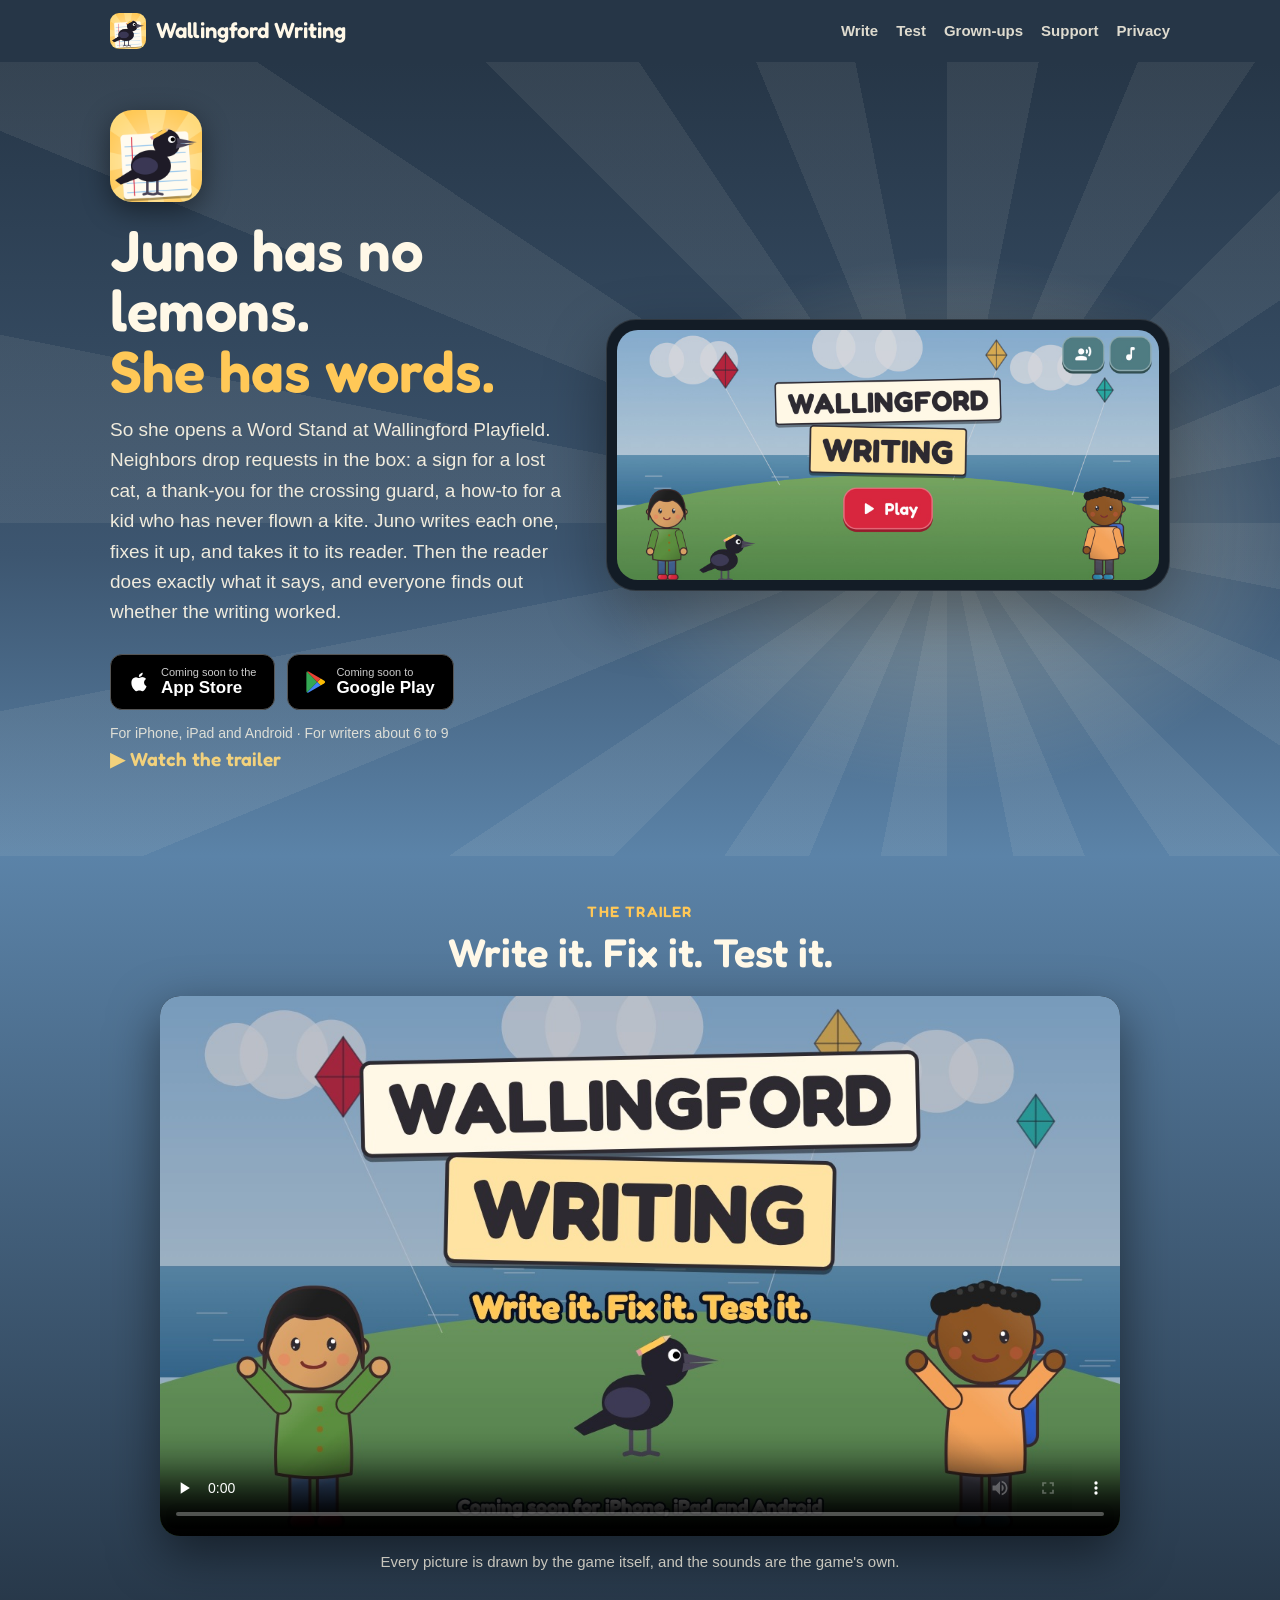
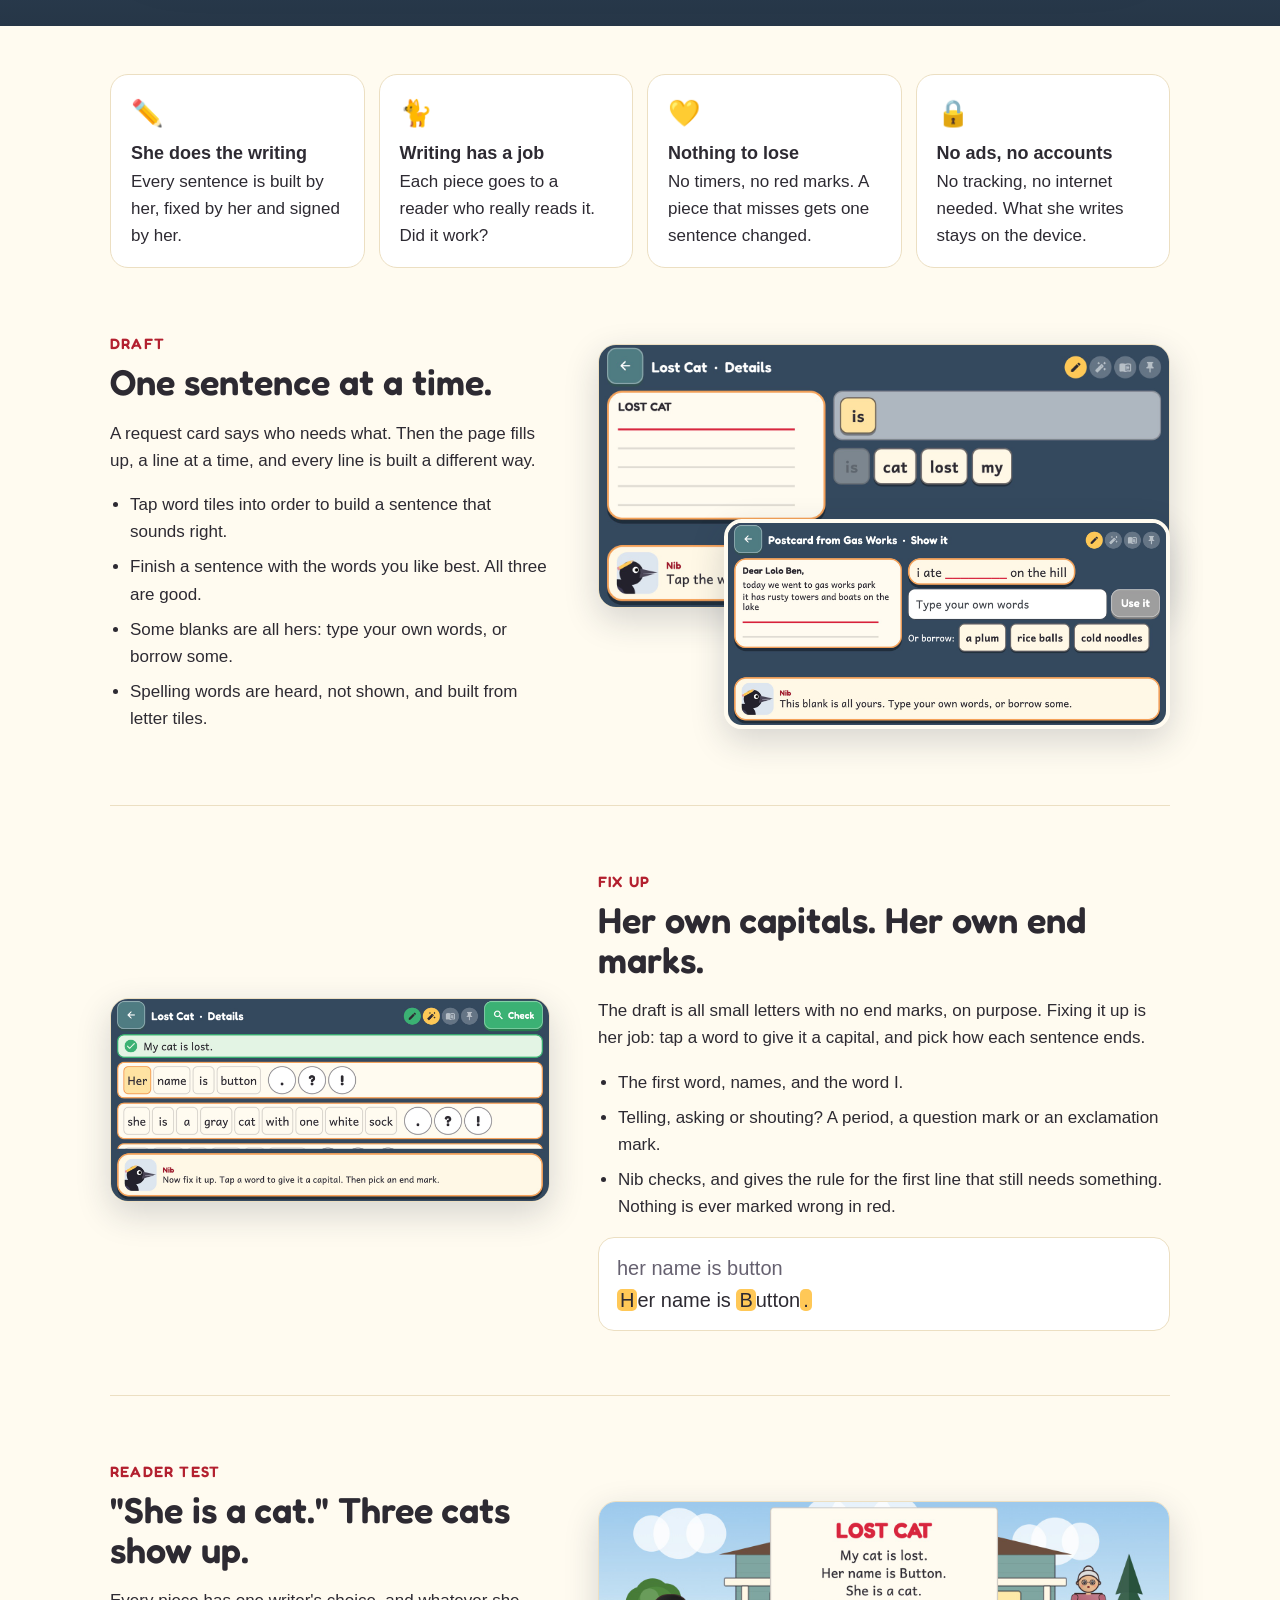
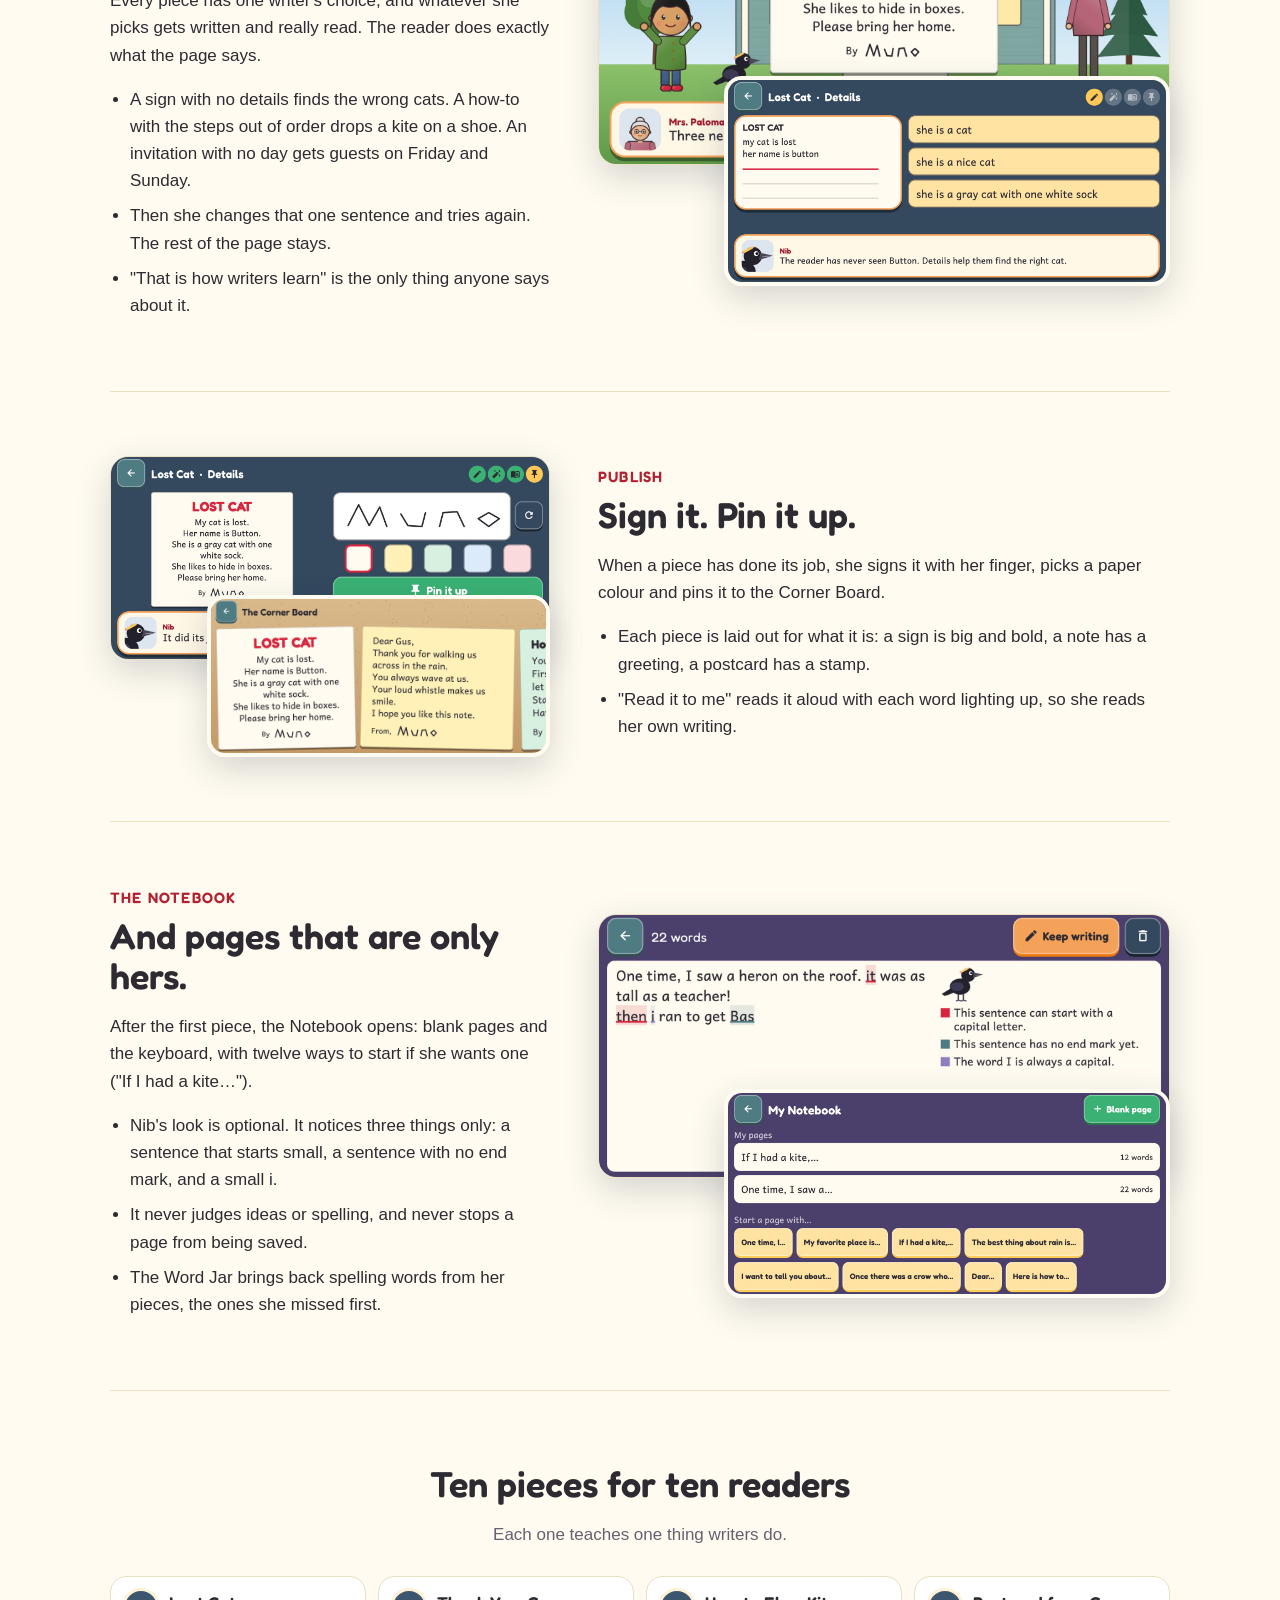
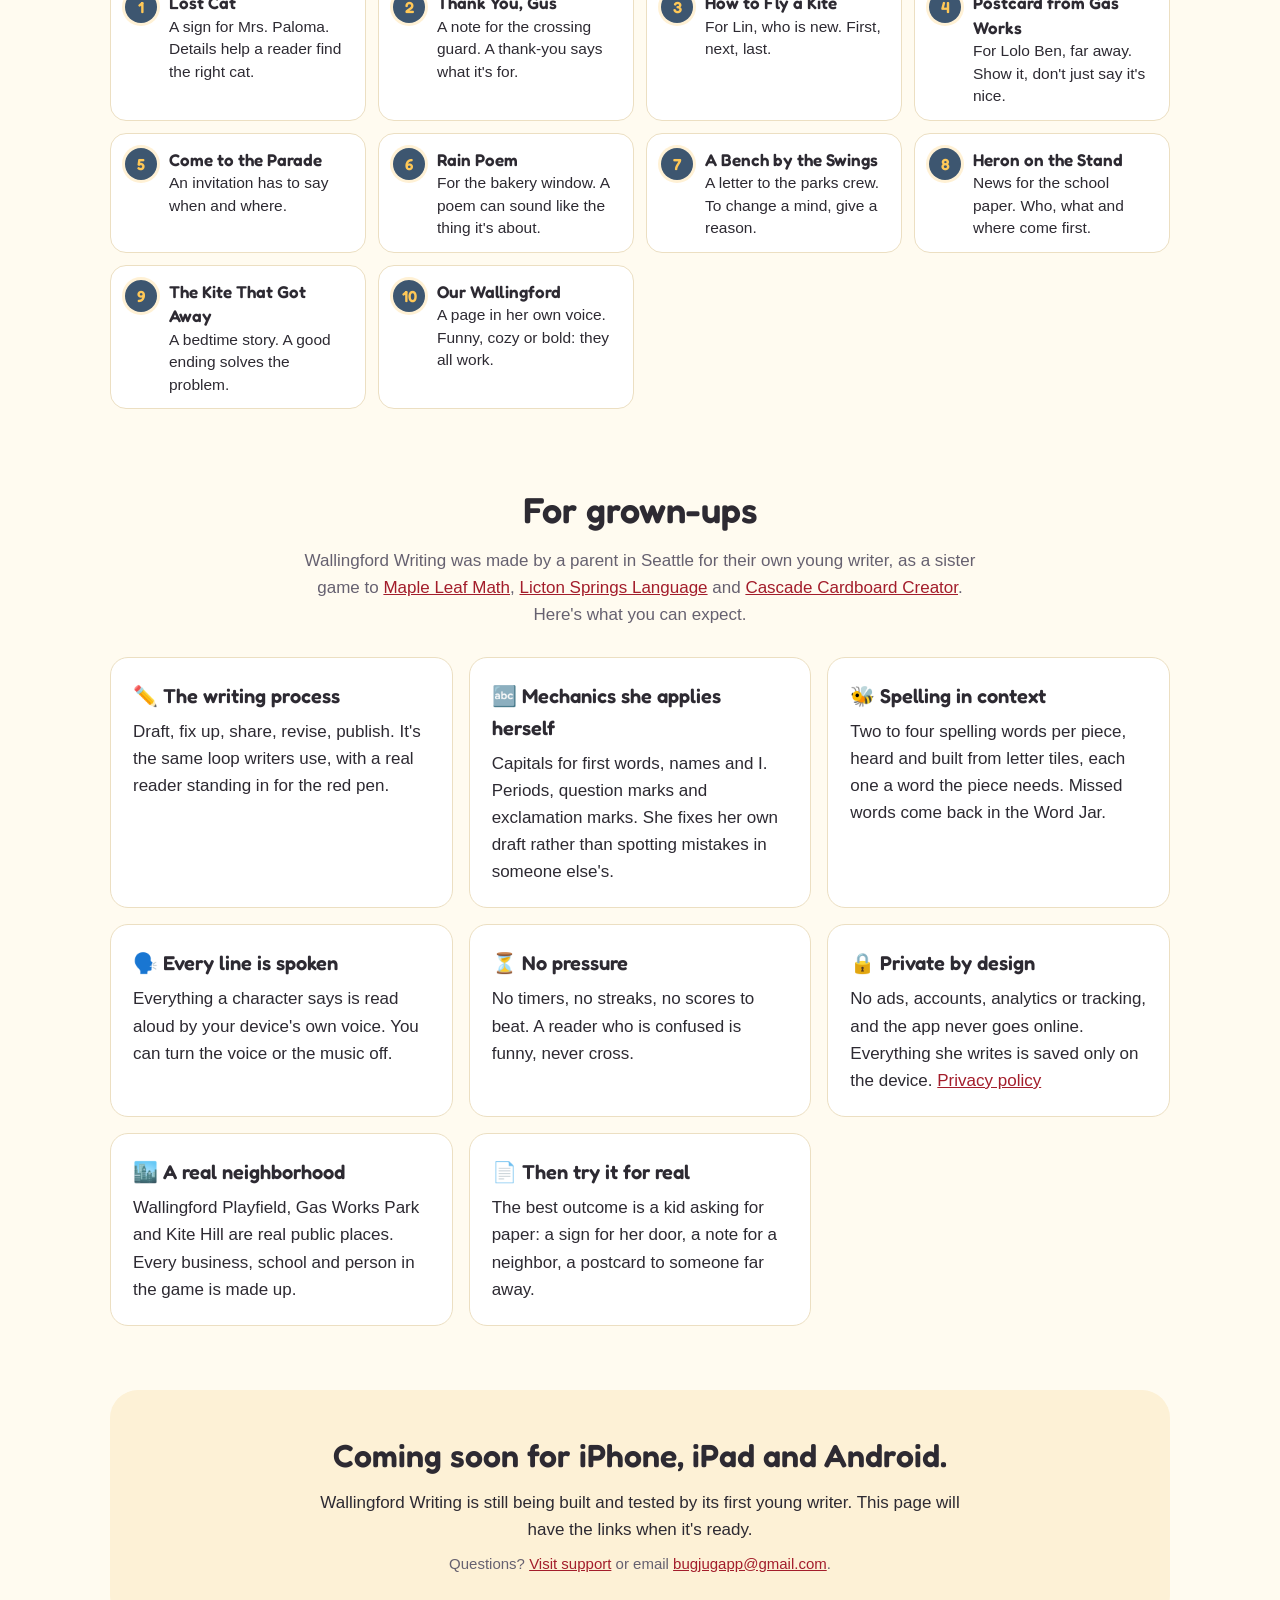
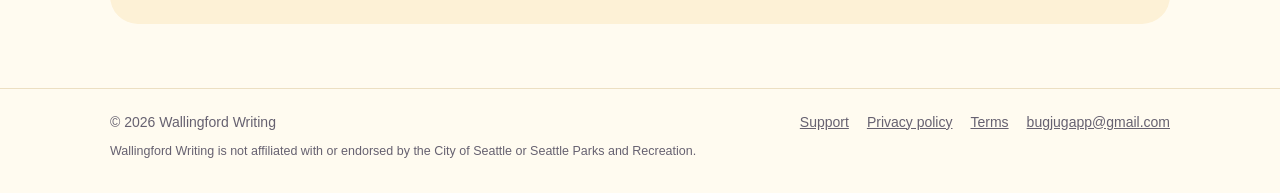
<file: index.html>
<!DOCTYPE html>
<html lang="en">
<head>
  <meta charset="utf-8">
  <meta name="viewport" content="width=device-width, initial-scale=1">
  <title>Wallingford Writing: Write It. Fix It. Test It.</title>
  <meta name="description" content="A writing game for kids about 6 to 9, set in Seattle's Wallingford neighborhood. Run a Word Stand, write a lost-cat sign, a thank-you note, a kite how-to and a rain poem, fix up your own capitals and end marks, then find out what happens when a real reader reads it. Fully voiced, no ads, no accounts, no tracking. For iPhone, iPad and Android.">
  <meta property="og:title" content="Wallingford Writing: Write It. Fix It. Test It.">
  <meta property="og:description" content="Juno has no lemons. She has words. Write real things for real readers, and see whether the writing did its job: a writing adventure with no ads and no tracking.">
  <meta property="og:image" content="https://wallingford-writing.github.io/img/og.jpg">
  <meta property="og:url" content="https://wallingford-writing.github.io/">
  <meta name="twitter:card" content="summary_large_image">
  <meta name="theme-color" content="#263647">
  <link rel="icon" href="favicon.png">
  <link rel="apple-touch-icon" href="apple-touch-icon.png">
  <link rel="stylesheet" href="style.css">
</head>
<body>
<header class="bar">
  <div class="wrap">
    <a class="brand" href="./"><img src="img/icon.png" alt="">Wallingford Writing</a>
    <nav>
      <a class="wide" href="#write">Write</a>
      <a class="wide" href="#test">Test</a>
      <a class="wide" href="#grownups">Grown-ups</a>
      <a href="support.html">Support</a>
      <a href="privacy.html">Privacy</a>
    </nav>
  </div>
</header>

<section class="hero">
  <div class="wrap">
    <div>
      <img class="hero-icon" src="img/icon.png" alt="Wallingford Writing app icon: Nib the crow, a pencil tucked behind his head, standing on a sheet of lined paper">
      <h1>Juno has no lemons.<br><em>She has words.</em></h1>
      <p>So she opens a Word Stand at Wallingford Playfield. Neighbors drop requests in the box: a
        sign for a lost cat, a thank-you for the crossing guard, a how-to for a kid who has never
        flown a kite. Juno writes each one, fixes it up, and takes it to its reader. Then the
        reader does exactly what it says, and everyone finds out whether the writing worked.</p>
      <div class="cta">
        <span class="badge" aria-label="Coming soon to the App Store">
          <svg width="22" height="22" viewBox="0 0 24 24" aria-hidden="true"><path fill="currentColor" d="M16.4 12.6c0-2.6 2.1-3.8 2.2-3.9-1.2-1.8-3.1-2-3.7-2-1.6-.2-3.1.9-3.9.9-.8 0-2-.9-3.3-.9-1.7 0-3.3 1-4.2 2.5-1.8 3.1-.5 7.7 1.3 10.2.9 1.2 1.9 2.6 3.2 2.6 1.3-.1 1.8-.8 3.3-.8 1.6 0 2 .8 3.3.8 1.4 0 2.3-1.3 3.1-2.5 1-1.4 1.4-2.8 1.4-2.9 0 0-2.7-1-2.7-4zM13.9 5c.7-.9 1.2-2 1-3.2-1 0-2.3.7-3 1.6-.7.8-1.2 2-1.1 3.1 1.2.1 2.3-.6 3.1-1.5z"/></svg>
          <span><small>Coming soon to the</small>App Store</span>
        </span>
        <span class="badge" aria-label="Coming soon to Google Play">
          <svg width="20" height="22" viewBox="0 0 20 22" aria-hidden="true"><path fill="#34a853" d="M1 .6 11.3 11 1 21.4c-.4-.2-.6-.6-.6-1.1V1.7C.4 1.2.6.8 1 .6z"/><path fill="#fbbc04" d="m14.7 7.6 3.6 2.1c1 .6 1 2 0 2.6l-3.6 2.1-3.4-3.4z"/><path fill="#4285f4" d="M11.3 11 14.7 14.4 2.5 21.4c-.5.3-1 .3-1.5 0z"/><path fill="#ea4335" d="M1 .6c.5-.3 1-.3 1.5 0l12.2 7-3.4 3.4z"/></svg>
          <span><small>Coming soon to</small>Google Play</span>
        </span>
        <span class="note">For iPhone, iPad and Android · For writers about 6 to 9</span>
      </div>
      <p class="watch"><a href="#trailer">▶ Watch the trailer</a></p>
    </div>
    <div class="device"><img src="img/title.jpg" alt="The title screen: Juno, Bas and Nib the crow on Kite Hill, with kites in the sky and a Play button"></div>
  </div>
</section>

<section class="trailer" id="trailer" aria-labelledby="trailer-title">
  <div class="wrap">
    <p class="kicker">The trailer</p>
    <h2 id="trailer-title">Write it. Fix it. Test it.</h2>
    <video controls playsinline preload="none" poster="video/trailer-poster.jpg" width="1280" height="720"
      aria-label="A 42-second Wallingford Writing trailer: Juno and Bas open a Word Stand with Nib the crow on its roof. Mrs. Paloma asks for a sign because her cat is lost. Word tiles fly into place to build two sentences, capitals and end marks are fixed, and the sign goes up saying 'She is a cat', which brings three wrong cats. Juno crosses out that sentence and writes 'She is a gray cat with one white sock', and the right cat, Button, comes home. Then more kinds of writing appear on Kite Hill, six pages are pinned to the Corner Board, and the logo lands.">
      <source src="video/trailer.mp4" type="video/mp4">
    </video>
    <p class="trailer-note">Every picture is drawn by the game itself, and the sounds are the game's own.</p>
  </div>
</section>

<main class="wrap">
  <ul class="pills">
    <li><span class="e">✏️</span><strong>She does the writing</strong>Every sentence is built by her, fixed by her and signed by her.</li>
    <li><span class="e">🐈</span><strong>Writing has a job</strong>Each piece goes to a reader who really reads it. Did it work?</li>
    <li><span class="e">💛</span><strong>Nothing to lose</strong>No timers, no red marks. A piece that misses gets one sentence changed.</li>
    <li><span class="e">🔒</span><strong>No ads, no accounts</strong>No tracking, no internet needed. What she writes stays on the device.</li>
  </ul>

  <div class="feature" id="write">
    <div>
      <p class="kicker">Draft</p>
      <h2>One sentence at a time.</h2>
      <p>A request card says who needs what. Then the page fills up, a line at a time, and every
        line is built a different way.</p>
      <ul>
        <li>Tap word tiles into order to build a sentence that sounds right.</li>
        <li>Finish a sentence with the words you like best. All three are good.</li>
        <li>Some blanks are all hers: type your own words, or borrow some.</li>
        <li>Spelling words are heard, not shown, and built from letter tiles.</li>
      </ul>
    </div>
    <figure>
      <img class="shot" src="img/order.jpg" alt="Drafting the lost-cat sign: the word 'is' placed on the line, with tiles for 'cat', 'lost' and 'my' waiting, and Nib saying 'Tap the words in order to build your sentence'" loading="lazy">
      <img class="shot small" src="img/own.jpg" alt="Writing a postcard: the sentence 'i ate blank on the hill' with a box to type your own words, and three to borrow: a plum, rice balls, cold noodles" loading="lazy">
    </figure>
  </div>

  <div class="feature flip">
    <div>
      <p class="kicker">Fix up</p>
      <h2>Her own capitals. Her own end marks.</h2>
      <p>The draft is all small letters with no end marks, on purpose. Fixing it up is her job: tap
        a word to give it a capital, and pick how each sentence ends.</p>
      <ul>
        <li>The first word, names, and the word I.</li>
        <li>Telling, asking or shouting? A period, a question mark or an exclamation mark.</li>
        <li>Nib checks, and gives the rule for the first line that still needs something. Nothing
          is ever marked wrong in red.</li>
      </ul>
      <p class="fixdemo"><span class="before">her name is button</span>
        <span class="after"><mark>H</mark>er name is <mark>B</mark>utton<mark>.</mark></span></p>
    </div>
    <figure>
      <img class="shot" src="img/fix.jpg" alt="Fixing up the sign: 'My cat is lost.' is checked off in green, and 'her name is button' has tappable words and three end marks to choose from" loading="lazy">
    </figure>
  </div>

  <div class="feature" id="test">
    <div>
      <p class="kicker">Reader test</p>
      <h2>"She is a cat." Three cats show up.</h2>
      <p>Every piece has one writer's choice, and whatever she picks gets written and really read.
        The reader does exactly what the page says.</p>
      <ul>
        <li>A sign with no details finds the wrong cats. A how-to with the steps out of order
          drops a kite on a shoe. An invitation with no day gets guests on Friday and Sunday.</li>
        <li>Then she changes that one sentence and tries again. The rest of the page stays.</li>
        <li>"That is how writers learn" is the only thing anyone says about it.</li>
      </ul>
    </div>
    <figure>
      <img class="shot" src="img/reader-cats.jpg" alt="The reader test on Mrs. Paloma's porch: the lost-cat sign says 'She is a cat', and Mrs. Paloma says three neighbors came by with three different cats" loading="lazy">
      <img class="shot small" src="img/choice.jpg" alt="The writer's choice for the sign: 'she is a cat', 'she is a nice cat' or 'she is a gray cat with one white sock'" loading="lazy">
    </figure>
  </div>

  <div class="feature flip">
    <div>
      <p class="kicker">Publish</p>
      <h2>Sign it. Pin it up.</h2>
      <p>When a piece has done its job, she signs it with her finger, picks a paper colour and
        pins it to the Corner Board.</p>
      <ul>
        <li>Each piece is laid out for what it is: a sign is big and bold, a note has a greeting,
          a postcard has a stamp.</li>
        <li>"Read it to me" reads it aloud with each word lighting up, so she reads her own
          writing.</li>
      </ul>
    </div>
    <figure>
      <img class="shot" src="img/publish.jpg" alt="Publishing the finished sign: the page on the left, a box to sign with a finger, five paper colours and a Pin it up button" loading="lazy">
      <img class="shot small" src="img/board.jpg" alt="The Corner Board: the lost-cat sign and the thank-you note to Gus pinned to a cork board, each signed" loading="lazy">
    </figure>
  </div>

  <div class="feature">
    <div>
      <p class="kicker">The Notebook</p>
      <h2>And pages that are only hers.</h2>
      <p>After the first piece, the Notebook opens: blank pages and the keyboard, with twelve ways
        to start if she wants one ("If I had a kite…").</p>
      <ul>
        <li>Nib's look is optional. It notices three things only: a sentence that starts small, a
          sentence with no end mark, and a small i.</li>
        <li>It never judges ideas or spelling, and never stops a page from being saved.</li>
        <li>The Word Jar brings back spelling words from her pieces, the ones she missed first.</li>
      </ul>
    </div>
    <figure>
      <img class="shot" src="img/look.jpg" alt="Nib's look at a Notebook page: the words 'it', 'then', 'i' and 'Bas' are underlined, with three plain rules beside them" loading="lazy">
      <img class="shot small" src="img/notebook.jpg" alt="The Notebook: two saved pages and a row of starters such as 'One time, I' and 'My favorite place is'" loading="lazy">
    </figure>
  </div>

  <section class="chapters" id="pieces">
    <h2>Ten pieces for ten readers</h2>
    <p>Each one teaches one thing writers do.</p>
    <ol>
      <li><strong>Lost Cat</strong>A sign for Mrs. Paloma. Details help a reader find the right cat.</li>
      <li><strong>Thank You, Gus</strong>A note for the crossing guard. A thank-you says what it's for.</li>
      <li><strong>How to Fly a Kite</strong>For Lin, who is new. First, next, last.</li>
      <li><strong>Postcard from Gas Works</strong>For Lolo Ben, far away. Show it, don't just say it's nice.</li>
      <li><strong>Come to the Parade</strong>An invitation has to say when and where.</li>
      <li><strong>Rain Poem</strong>For the bakery window. A poem can sound like the thing it's about.</li>
      <li><strong>A Bench by the Swings</strong>A letter to the parks crew. To change a mind, give a reason.</li>
      <li><strong>Heron on the Stand</strong>News for the school paper. Who, what and where come first.</li>
      <li><strong>The Kite That Got Away</strong>A bedtime story. A good ending solves the problem.</li>
      <li><strong>Our Wallingford</strong>A page in her own voice. Funny, cozy or bold: they all work.</li>
    </ol>
  </section>

  <section class="grownups" id="grownups">
    <h2>For grown-ups</h2>
    <p>Wallingford Writing was made by a parent in Seattle for their own young writer, as a sister
      game to <a href="https://mapleleafmath.github.io/">Maple Leaf Math</a>,
      <a href="https://lictonspringslanguage.github.io/">Licton Springs Language</a> and
      <a href="https://cascadecardboardcreator.github.io/">Cascade Cardboard Creator</a>. Here's
      what you can expect.</p>
    <div class="cards">
      <div class="card">
        <h3>✏️ The writing process</h3>
        <p>Draft, fix up, share, revise, publish. It's the same loop writers use, with a real
          reader standing in for the red pen.</p>
      </div>
      <div class="card">
        <h3>🔤 Mechanics she applies herself</h3>
        <p>Capitals for first words, names and I. Periods, question marks and exclamation marks.
          She fixes her own draft rather than spotting mistakes in someone else's.</p>
      </div>
      <div class="card">
        <h3>🐝 Spelling in context</h3>
        <p>Two to four spelling words per piece, heard and built from letter tiles, each one a
          word the piece needs. Missed words come back in the Word Jar.</p>
      </div>
      <div class="card">
        <h3>🗣️ Every line is spoken</h3>
        <p>Everything a character says is read aloud by your device's own voice. You can turn the
          voice or the music off.</p>
      </div>
      <div class="card">
        <h3>⏳ No pressure</h3>
        <p>No timers, no streaks, no scores to beat. A reader who is confused is funny, never
          cross.</p>
      </div>
      <div class="card">
        <h3>🔒 Private by design</h3>
        <p>No ads, accounts, analytics or tracking, and the app never goes online. Everything she
          writes is saved only on the device. <a href="privacy.html">Privacy policy</a></p>
      </div>
      <div class="card">
        <h3>🏙️ A real neighborhood</h3>
        <p>Wallingford Playfield, Gas Works Park and Kite Hill are real public places. Every
          business, school and person in the game is made up.</p>
      </div>
      <div class="card">
        <h3>📄 Then try it for real</h3>
        <p>The best outcome is a kid asking for paper: a sign for her door, a note for a
          neighbor, a postcard to someone far away.</p>
      </div>
    </div>
  </section>

  <div class="closing">
    <h2>Coming soon for iPhone, iPad and Android.</h2>
    <p>Wallingford Writing is still being built and tested by its first young writer. This page
      will have the links when it's ready.</p>
    <p class="meta">Questions? <a href="support.html">Visit support</a> or email
      <a href="mailto:bugjugapp@gmail.com">bugjugapp@gmail.com</a>.</p>
  </div>
</main>

<footer>
  <div class="wrap">
    <span>© 2026 Wallingford Writing</span>
    <nav>
      <a href="support.html">Support</a>
      <a href="privacy.html">Privacy policy</a>
      <a href="support.html#terms">Terms</a>
      <a href="mailto:bugjugapp@gmail.com">bugjugapp@gmail.com</a>
    </nav>
    <span class="fine">Wallingford Writing is not affiliated with or endorsed by the City of
      Seattle or Seattle Parks and Recreation.</span>
  </div>
</footer>
</body>
</html>
</file>
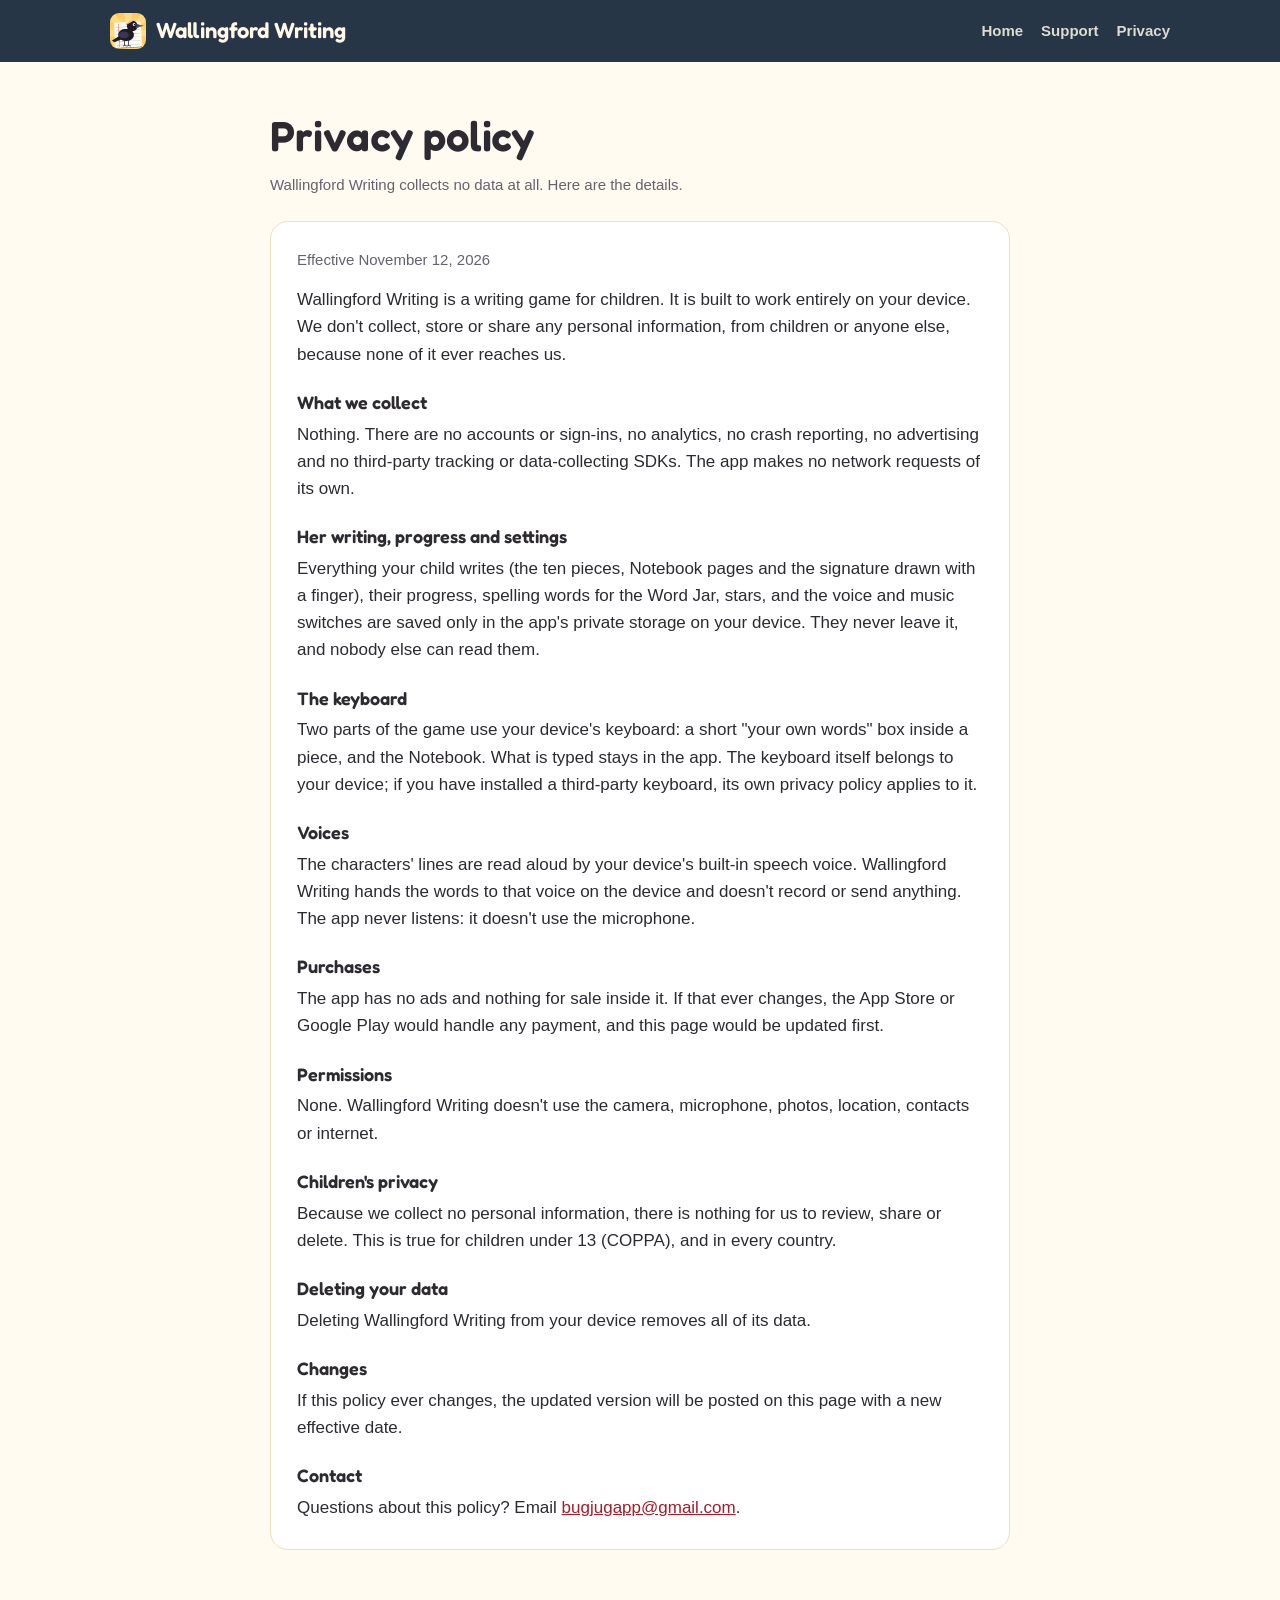
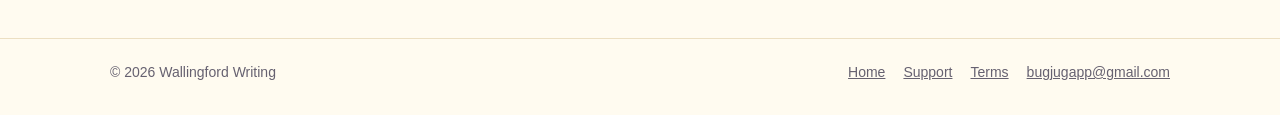
<file: privacy.html>
<!DOCTYPE html>
<html lang="en">
<head>
  <meta charset="utf-8">
  <meta name="viewport" content="width=device-width, initial-scale=1">
  <title>Wallingford Writing Privacy Policy</title>
  <meta name="description" content="Wallingford Writing's privacy policy: no data collected, no accounts, no ads, no tracking. The app never goes online and progress stays on your device.">
  <meta name="theme-color" content="#263647">
  <link rel="icon" href="favicon.png">
  <link rel="apple-touch-icon" href="apple-touch-icon.png">
  <link rel="stylesheet" href="style.css">
</head>
<body>
<header class="bar">
  <div class="wrap">
    <a class="brand" href="./"><img src="img/icon.png" alt="">Wallingford Writing</a>
    <nav>
      <a class="wide" href="./">Home</a>
      <a href="support.html">Support</a>
      <a href="privacy.html">Privacy</a>
    </nav>
  </div>
</header>
<main class="doc">
  <h1>Privacy policy</h1>
  <p class="meta">Wallingford Writing collects no data at all. Here are the details.</p>

  <section id="privacy">
    <p class="meta">Effective November 12, 2026</p>
    <p>Wallingford Writing is a writing game for children. It is built to work
      entirely on your device. We don't collect, store or share any personal information, from
      children or anyone else, because none of it ever reaches us.</p>

    <h3>What we collect</h3>
    <p>Nothing. There are no accounts or sign-ins, no analytics, no crash reporting, no advertising
      and no third-party tracking or data-collecting SDKs. The app makes no network requests of its own.</p>

    <h3>Her writing, progress and settings</h3>
    <p>Everything your child writes (the ten pieces, Notebook pages and the signature drawn with a
      finger), their progress, spelling words for the Word Jar, stars, and the voice and music
      switches are saved only in the app's private storage on your device. They never leave it,
      and nobody else can read them.</p>

    <h3>The keyboard</h3>
    <p>Two parts of the game use your device's keyboard: a short "your own words" box inside a
      piece, and the Notebook. What is typed stays in the app. The keyboard itself belongs to your
      device; if you have installed a third-party keyboard, its own privacy policy applies to it.</p>

    <h3>Voices</h3>
    <p>The characters' lines are read aloud by your device's built-in speech voice. Wallingford Writing hands the words to that voice on the device and doesn't record or send
      anything. The app never listens: it doesn't use the microphone.</p>

    <h3>Purchases</h3>
    <p>The app has no ads and nothing for sale inside it. If that ever changes, the App Store or
      Google Play would handle any payment, and this page would be updated first.</p>

    <h3>Permissions</h3>
    <p>None. Wallingford Writing doesn't use the camera, microphone, photos, location,
      contacts or internet.</p>

    <h3>Children's privacy</h3>
    <p>Because we collect no personal information, there is nothing for us to review, share or
      delete. This is true for children under 13 (COPPA), and in every country.</p>

    <h3>Deleting your data</h3>
    <p>Deleting Wallingford Writing from your device removes all of its data.</p>

    <h3>Changes</h3>
    <p>If this policy ever changes, the updated version will be posted on this page with a new
      effective date.</p>

    <h3>Contact</h3>
    <p>Questions about this policy? Email <a href="mailto:bugjugapp@gmail.com">bugjugapp@gmail.com</a>.</p>
  </section>
</main>
<footer>
  <div class="wrap">
    <span>© 2026 Wallingford Writing</span>
    <nav>
      <a href="./">Home</a>
      <a href="support.html">Support</a>
      <a href="support.html#terms">Terms</a>
      <a href="mailto:bugjugapp@gmail.com">bugjugapp@gmail.com</a>
    </nav>
  </div>
</footer>
</body>
</html>
</file>
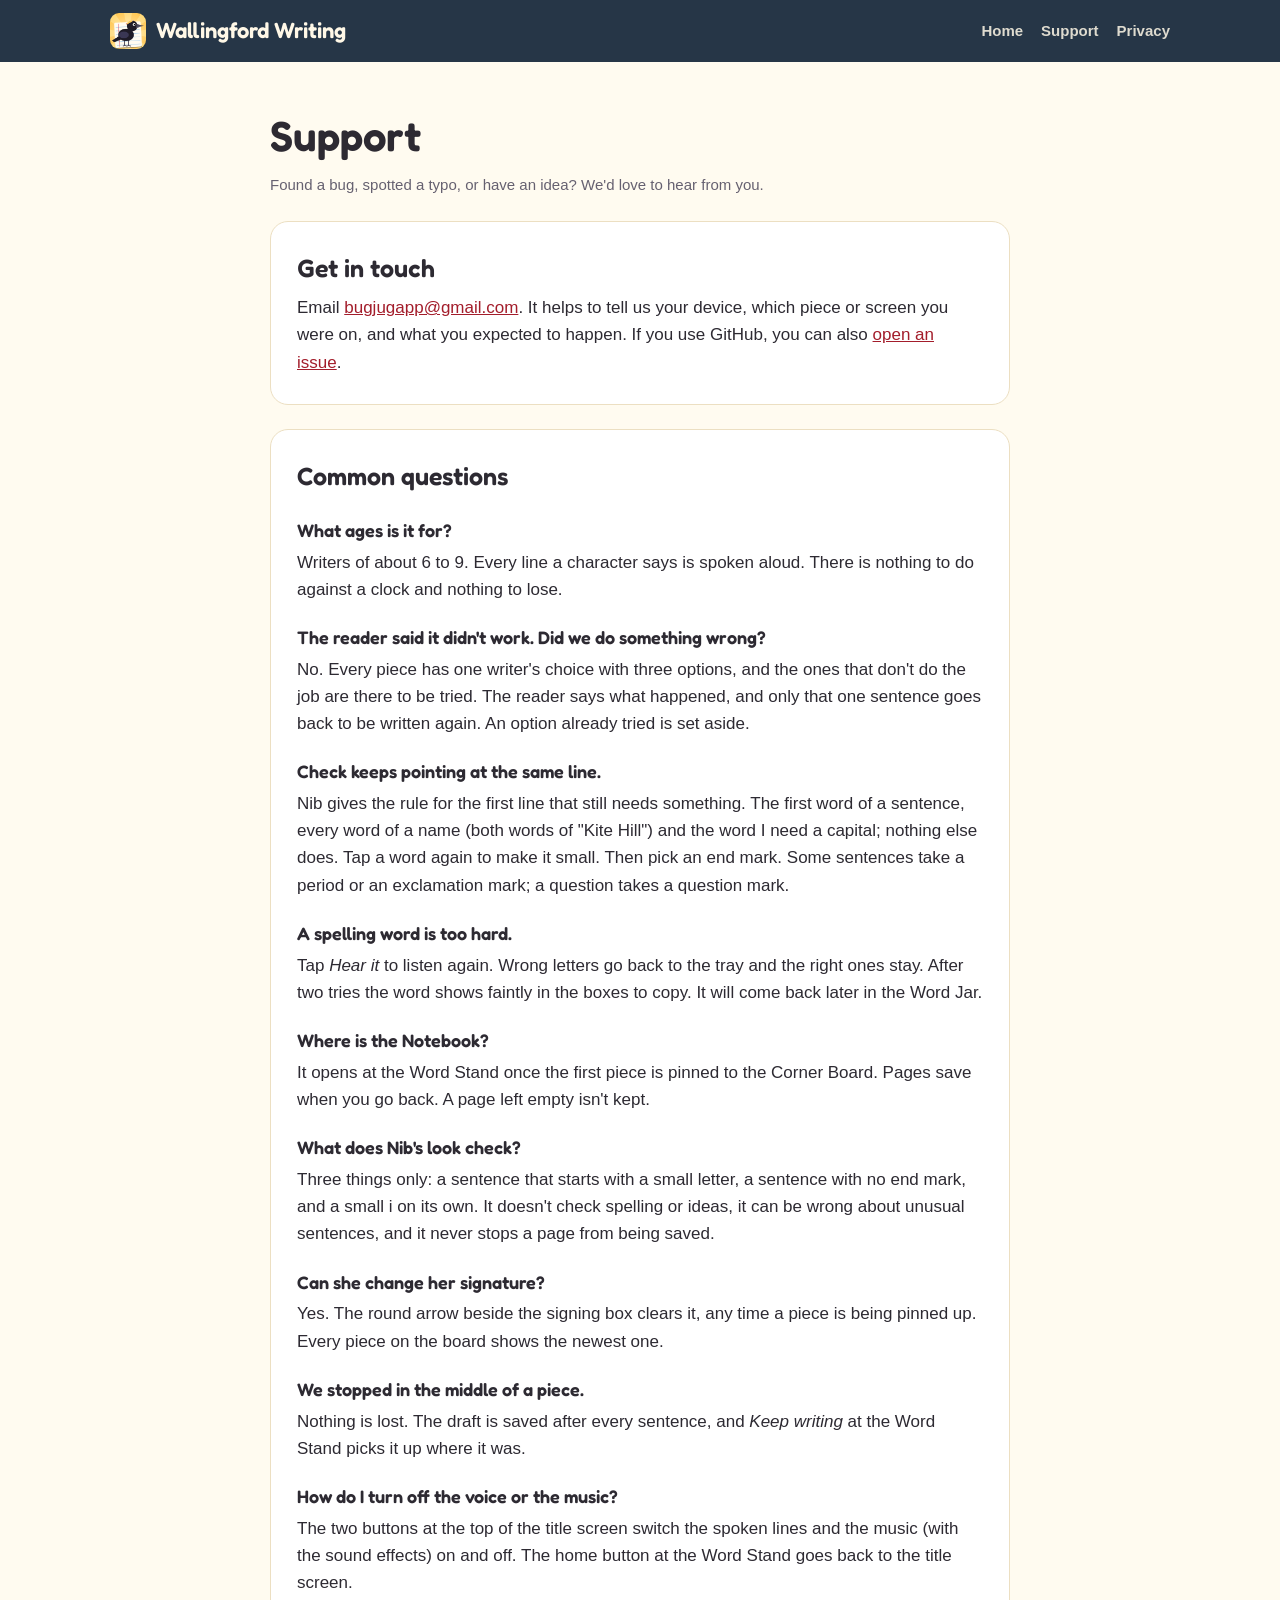
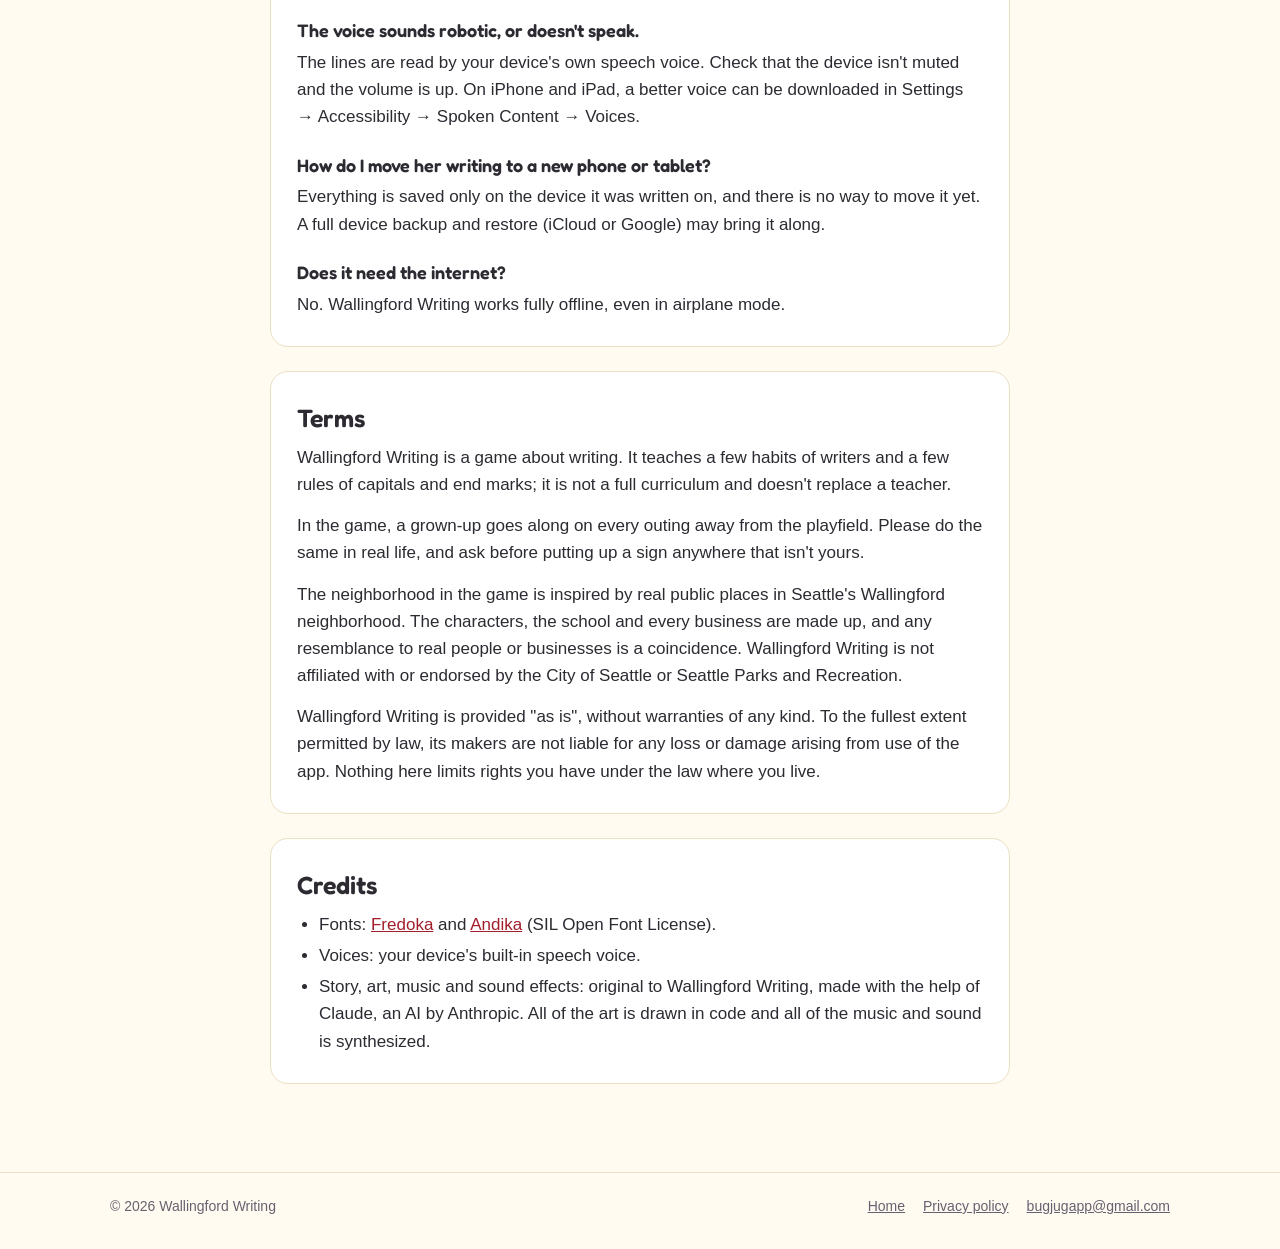
<file: support.html>
<!DOCTYPE html>
<html lang="en">
<head>
  <meta charset="utf-8">
  <meta name="viewport" content="width=device-width, initial-scale=1">
  <title>Wallingford Writing Support</title>
  <meta name="description" content="Help with Wallingford Writing: reader tests, fixing up, spelling, the Notebook, sound, and how to reach us.">
  <meta name="theme-color" content="#263647">
  <link rel="icon" href="favicon.png">
  <link rel="apple-touch-icon" href="apple-touch-icon.png">
  <link rel="stylesheet" href="style.css">
</head>
<body>
<header class="bar">
  <div class="wrap">
    <a class="brand" href="./"><img src="img/icon.png" alt="">Wallingford Writing</a>
    <nav>
      <a class="wide" href="./">Home</a>
      <a href="support.html">Support</a>
      <a href="privacy.html">Privacy</a>
    </nav>
  </div>
</header>
<main class="doc">
  <h1>Support</h1>
  <p class="meta">Found a bug, spotted a typo, or have an idea? We'd love to hear from you.</p>

  <section id="contact">
    <h2>Get in touch</h2>
    <p>Email <a href="mailto:bugjugapp@gmail.com">bugjugapp@gmail.com</a>. It helps to tell us your
      device, which piece or screen you were on, and what you expected to happen. If you use GitHub,
      you can also <a href="https://github.com/Wallingford-Writing/wallingford-writing.github.io/issues/new">open an issue</a>.</p>
  </section>

  <section id="faq">
    <h2>Common questions</h2>

    <h3>What ages is it for?</h3>
    <p>Writers of about 6 to 9. Every line a character says is spoken aloud. There is nothing to
      do against a clock and nothing to lose.</p>

    <h3>The reader said it didn't work. Did we do something wrong?</h3>
    <p>No. Every piece has one writer's choice with three options, and the ones that don't do the
      job are there to be tried. The reader says what happened, and only that one sentence goes
      back to be written again. An option already tried is set aside.</p>

    <h3>Check keeps pointing at the same line.</h3>
    <p>Nib gives the rule for the first line that still needs something. The first word of a
      sentence, every word of a name (both words of "Kite Hill") and the word I need a capital;
      nothing else does. Tap a word again to make it small. Then pick an end mark. Some sentences
      take a period or an exclamation mark; a question takes a question mark.</p>

    <h3>A spelling word is too hard.</h3>
    <p>Tap <em>Hear it</em> to listen again. Wrong letters go back to the tray and the right ones
      stay. After two tries the word shows faintly in the boxes to copy. It will come back later in
      the Word Jar.</p>

    <h3>Where is the Notebook?</h3>
    <p>It opens at the Word Stand once the first piece is pinned to the Corner Board. Pages save
      when you go back. A page left empty isn't kept.</p>

    <h3>What does Nib's look check?</h3>
    <p>Three things only: a sentence that starts with a small letter, a sentence with no end mark,
      and a small i on its own. It doesn't check spelling or ideas, it can be wrong about unusual
      sentences, and it never stops a page from being saved.</p>

    <h3>Can she change her signature?</h3>
    <p>Yes. The round arrow beside the signing box clears it, any time a piece is being pinned up.
      Every piece on the board shows the newest one.</p>

    <h3>We stopped in the middle of a piece.</h3>
    <p>Nothing is lost. The draft is saved after every sentence, and <em>Keep writing</em> at the
      Word Stand picks it up where it was.</p>

    <h3>How do I turn off the voice or the music?</h3>
    <p>The two buttons at the top of the title screen switch the spoken lines and the music (with
      the sound effects) on and off. The home button at the Word Stand goes back to the title
      screen.</p>

    <h3>The voice sounds robotic, or doesn't speak.</h3>
    <p>The lines are read by your device's own speech voice. Check that the device isn't muted and
      the volume is up. On iPhone and iPad, a better voice can be downloaded in Settings →
      Accessibility → Spoken Content → Voices.</p>

    <h3>How do I move her writing to a new phone or tablet?</h3>
    <p>Everything is saved only on the device it was written on, and there is no way to move it
      yet. A full device backup and restore (iCloud or Google) may bring it along.</p>

    <h3>Does it need the internet?</h3>
    <p>No. Wallingford Writing works fully offline, even in airplane mode.</p>
  </section>

  <section id="terms">
    <h2>Terms</h2>
    <p>Wallingford Writing is a game about writing. It teaches a few habits of writers and a few
      rules of capitals and end marks; it is not a full curriculum and doesn't replace a teacher.</p>
    <p>In the game, a grown-up goes along on every outing away from the playfield. Please do the
      same in real life, and ask before putting up a sign anywhere that isn't yours.</p>
    <p>The neighborhood in the game is inspired by real public places in Seattle's Wallingford
      neighborhood. The characters, the school and every business are made up, and any resemblance
      to real people or businesses is a coincidence. Wallingford Writing is not affiliated with or
      endorsed by the City of Seattle or Seattle Parks and Recreation.</p>
    <p>Wallingford Writing is provided "as is", without warranties of any kind. To the fullest
      extent permitted by law, its makers are not liable for any loss or damage arising from use of
      the app. Nothing here limits rights you have under the law where you live.</p>
  </section>

  <section id="credits">
    <h2>Credits</h2>
    <ul>
      <li>Fonts: <a href="https://github.com/hyperis/Fredoka">Fredoka</a> and
        <a href="https://software.sil.org/andika/">Andika</a> (SIL Open Font License).</li>
      <li>Voices: your device's built-in speech voice.</li>
      <li>Story, art, music and sound effects: original to Wallingford Writing, made
        with the help of Claude, an AI by Anthropic. All of the art is drawn in code and all of
        the music and sound is synthesized.</li>
    </ul>
  </section>
</main>
<footer>
  <div class="wrap">
    <span>© 2026 Wallingford Writing</span>
    <nav>
      <a href="./">Home</a>
      <a href="privacy.html">Privacy policy</a>
      <a href="mailto:bugjugapp@gmail.com">bugjugapp@gmail.com</a>
    </nav>
  </div>
</footer>
</body>
</html>
</file>
<file: style.css>
/* Wallingford Writing: ink slate, paper cream, kite yellow and pencil red. */
@font-face {
  font-family: "Fredoka";
  src: url(fonts/Fredoka-Variable.ttf) format("truetype");
  font-weight: 300 700;
  font-display: swap;
}
:root {
  --night: #3d5670;
  --night-deep: #263647;
  --dusk: #7fb7e6;
  --porch: #ffc857;
  --flame: #ffd97a;
  --mud: #b3202f;
  --mud-dark: #8c1826;
  --bg: #fffbf0;
  --card: #ffffff;
  --ink: #2d2a32;
  --muted: #666170;
  --soft: #fdf1d6;
  --line: #ecdfc2;
  --link: #a31d2b;
}
@media (prefers-color-scheme: dark) {
  :root {
    --bg: #171d26;
    --card: #1f2733;
    --ink: #f3ecdc;
    --muted: #a9b3c0;
    --soft: #222c3a;
    --line: #313c4c;
    --link: #ffc857;
  }
}
* { box-sizing: border-box; }
html { -webkit-text-size-adjust: 100%; scroll-behavior: smooth; }
@media (prefers-reduced-motion: reduce) { html { scroll-behavior: auto; } }
body {
  margin: 0;
  background: var(--bg);
  color: var(--ink);
  font: 17px/1.6 ui-rounded, "SF Pro Rounded", -apple-system, BlinkMacSystemFont, "Segoe UI", Roboto, Helvetica, Arial, sans-serif;
}
h1, h2, h3, .brand, .kicker { font-family: "Fredoka", ui-rounded, sans-serif; }
img { max-width: 100%; display: block; }
a { color: var(--link); }
.wrap { max-width: 1100px; margin: 0 auto; padding: 0 20px; }

/* Top bar */
.bar { background: var(--night-deep); color: #fff8e7; }
.bar .wrap { display: flex; align-items: center; justify-content: space-between; gap: 12px; height: 62px; }
.brand { display: flex; align-items: center; gap: 10px; color: #fff8e7; text-decoration: none; font-weight: 600; font-size: 22px; }
.brand img { width: 36px; height: 36px; border-radius: 9px; }
.bar nav { display: flex; gap: 18px; font-size: 15px; }
.bar nav a { color: #fff8e7; opacity: .85; text-decoration: none; font-weight: 600; }
.bar nav a:hover { opacity: 1; text-decoration: underline; }

/* Hero: the sunburst from the app icon, on ink blue */
.hero {
  color: #fff8e7; padding: 48px 0 56px; overflow: hidden; position: relative; isolation: isolate;
  background:
    radial-gradient(520px 380px at 74% 58%, rgba(255,243,208,.38), transparent 70%),
    linear-gradient(180deg, var(--night-deep) 0%, var(--night) 62%, #5b83a8 100%);
}
.hero::before {  /* slow rays */
  content: ""; position: absolute; left: 74%; top: 58%; width: 2400px; height: 2400px; margin: -1200px 0 0 -1200px;
  z-index: -1; opacity: .07; pointer-events: none;
  background: repeating-conic-gradient(#fff8e7 0 11.25deg, transparent 11.25deg 22.5deg);
  animation: rays 90s linear infinite;
}
@keyframes rays { to { transform: rotate(360deg); } }
@media (prefers-reduced-motion: reduce) { .hero::before { animation: none; } }
.hero .wrap { display: grid; grid-template-columns: 1fr 1.25fr; gap: 44px; align-items: center; }
.hero-icon { width: 92px; height: 92px; border-radius: 22px; box-shadow: 0 8px 28px rgba(0,0,0,.45); margin-bottom: 18px; }
.hero h1 { font-size: clamp(38px, 5.6vw, 58px); line-height: 1.04; margin: 0 0 14px; font-weight: 600; }
.hero h1 em { font-style: normal; color: var(--porch); }
.hero p { font-size: 19px; opacity: .92; margin: 0 0 26px; max-width: 32em; }
.cta { display: flex; flex-wrap: wrap; gap: 12px; align-items: center; }
.badge {
  display: inline-flex; align-items: center; gap: 10px; background: #000; color: #fff; min-height: 56px;
  border: 1px solid #555; border-radius: 12px; padding: 9px 18px; text-decoration: none; font-weight: 700;
}
.badge small { display: block; font-size: 11px; font-weight: 500; opacity: .8; line-height: 1.1; }
.badge span { line-height: 1.15; }
.note { font-size: 14px; opacity: .8; flex-basis: 100%; }
.device {
  background: #131c26; border-radius: 30px; padding: 10px; box-shadow: 0 22px 60px rgba(0,0,0,.35);
  border: 1px solid rgba(255,255,255,.12);
}
.device img { border-radius: 21px; width: 100%; }

/* Pills */
.pills { list-style: none; padding: 0; margin: 48px 0 0; display: grid; grid-template-columns: repeat(auto-fit, minmax(220px, 1fr)); gap: 14px; }
.pills li { background: var(--card); border: 1px solid var(--line); border-radius: 18px; padding: 18px 20px; }
.pills strong { display: block; font-size: 18px; }
.pills .e { font-size: 26px; display: block; margin-bottom: 4px; }

/* Feature rows: copy beside one landscape screenshot */
.feature { display: grid; grid-template-columns: 1fr 1.3fr; gap: 48px; align-items: center; padding: 64px 0; border-bottom: 1px solid var(--line); }
.feature.flip > figure { order: -1; }
.feature h2 { font-size: 36px; line-height: 1.12; margin: 0 0 12px; font-weight: 600; }
.kicker { color: var(--mud); font-weight: 600; letter-spacing: .08em; text-transform: uppercase; font-size: 15px; margin: 0 0 6px; }
@media (prefers-color-scheme: dark) { .kicker { color: var(--porch); } }
.feature ul { padding-left: 20px; margin: 12px 0 0; }
.feature li { margin-bottom: 8px; }
.feature figure { margin: 0; display: grid; gap: 14px; }
.shot { border-radius: 18px; border: 1px solid var(--line); box-shadow: 0 12px 34px rgba(30,40,60,.18); width: 100%; }
.shot.small { width: 78%; justify-self: end; margin-top: -18%; position: relative; border: 4px solid var(--bg); }

/* The ten pieces */
.chapters { padding: 64px 0 8px; }
.chapters h2 { font-size: 36px; margin: 0 0 8px; font-weight: 600; text-align: center; }
.chapters > p { text-align: center; max-width: 40em; margin: 0 auto 28px; color: var(--muted); }
.chapters ol { list-style: none; padding: 0; margin: 0; display: grid; grid-template-columns: repeat(auto-fit, minmax(230px, 1fr)); gap: 12px; counter-reset: ch; }
.chapters li { counter-increment: ch; background: var(--card); border: 1px solid var(--line); border-radius: 16px; padding: 14px 16px 12px 58px; position: relative; font-size: 15.5px; line-height: 1.45; }
.chapters li::before {
  content: counter(ch); position: absolute; left: 14px; top: 14px; width: 32px; height: 32px; border-radius: 50%;
  display: grid; place-items: center; font: 600 16px "Fredoka", ui-rounded, sans-serif;
  background: var(--night); color: var(--porch); box-shadow: 0 0 0 3px rgba(255,200,87,.25);
}
.chapters strong { display: block; font-family: "Fredoka", ui-rounded, sans-serif; font-weight: 600; font-size: 17px; }
.chapters .free { font-size: 12px; font-weight: 700; letter-spacing: .04em; text-transform: uppercase; color: var(--mud); margin-left: 4px; }
@media (prefers-color-scheme: dark) { .chapters .free { color: var(--porch); } }

/* Trailer: a band under the hero */
.watch { margin: 18px 0 0; font-family: "Fredoka", ui-rounded, sans-serif; font-weight: 600; font-size: 18px; }
.watch a { color: var(--flame); text-decoration: none; }
.watch a:hover { text-decoration: underline; }
.trailer { background: linear-gradient(180deg, #5b83a8 0%, var(--night-deep) 100%); color: #fff8e7; padding: 44px 0 52px; text-align: center; }
.trailer .kicker { color: var(--porch); margin: 0 0 6px; }
.trailer h2 { font-size: clamp(28px, 4vw, 40px); line-height: 1.1; margin: 0 0 22px; font-weight: 600; }
.trailer video { width: 100%; max-width: 960px; height: auto; aspect-ratio: 16 / 9; margin: 0 auto; display: block; border-radius: 20px; background: #000; box-shadow: 0 18px 50px rgba(0,0,0,.5); }
.trailer-note { margin: 14px auto 0; font-size: 15px; opacity: .75; }

/* Grown-ups */
.grownups { padding: 64px 0 24px; }
.grownups h2 { font-size: 36px; margin: 0 0 8px; font-weight: 600; text-align: center; }
.grownups > p { text-align: center; max-width: 40em; margin: 0 auto 28px; color: var(--muted); }
.cards { display: grid; grid-template-columns: repeat(auto-fit, minmax(280px, 1fr)); gap: 16px; }
.card { background: var(--card); border: 1px solid var(--line); border-radius: 18px; padding: 22px 22px 10px; }
.card h3 { margin: 0 0 6px; font-size: 20px; font-weight: 600; }
.card p { margin: 0 0 12px; }

/* Closing */
.closing { background: var(--soft); border-radius: 28px; padding: 40px 28px; text-align: center; margin: 40px 0 64px; }
.closing h2 { font-size: 32px; margin: 0 0 8px; font-weight: 600; }
.closing p { margin: 0 auto 8px; max-width: 38em; }
.meta { color: var(--muted); font-size: 15px; margin: 0 0 12px; }

/* Document pages */
.doc { max-width: 780px; margin: 0 auto; padding: 40px 20px 64px; }
.doc h1 { font-size: 42px; margin: 0 0 4px; font-weight: 600; }
.doc section { background: var(--card); border: 1px solid var(--line); border-radius: 18px; padding: 26px 26px 14px; margin: 24px 0; }
.doc h2 { font-size: 25px; margin: 0 0 6px; font-weight: 600; }
.doc h3 { font-size: 18px; margin: 20px 0 4px; font-weight: 600; }
.doc p, .doc ul, .doc ol { margin: 0 0 14px; }
.doc ul, .doc ol { padding-left: 22px; }
.doc li { margin-bottom: 4px; }

footer { border-top: 1px solid var(--line); color: var(--muted); font-size: 14px; }
footer .wrap { display: flex; flex-wrap: wrap; gap: 8px 20px; justify-content: space-between; padding-top: 22px; padding-bottom: 32px; }
footer nav { display: flex; flex-wrap: wrap; gap: 6px 18px; }
footer a { color: var(--muted); }
.fine { flex-basis: 100%; font-size: 12.5px; }

@media (max-width: 820px) {
  .bar nav { gap: 12px; font-size: 14px; }
  .bar nav .wide { display: none; }
  .hero { padding: 32px 0 40px; }
  .hero .wrap { grid-template-columns: 1fr; gap: 28px; }
  .device { border-radius: 20px; padding: 6px; }
  .device img { border-radius: 15px; }
  .feature { grid-template-columns: 1fr; gap: 24px; padding: 44px 0; }
  .feature.flip > figure { order: 0; }
  .feature h2, .grownups h2, .chapters h2 { font-size: 29px; }
  .doc section { padding: 20px 18px 8px; }
}
@media (max-width: 440px) {
  .wrap { padding: 0 16px; }
  .brand { font-size: 14px; white-space: nowrap; gap: 6px; }
  .brand img { width: 28px; height: 28px; border-radius: 7px; }
  .bar nav { gap: 10px; font-size: 13px; }
}

/* A sample of the fix-up: a draft line and the same line fixed. */
.fixdemo { background: var(--card); border: 1px solid var(--line); border-radius: 16px; padding: 14px 18px; margin: 16px 0 0; font-size: 20px; }
.fixdemo span { display: block; }
.fixdemo .before { color: var(--muted); }
.fixdemo .after mark { background: var(--porch); color: #2d2a32; border-radius: 5px; padding: 0 3px; }
</file>
